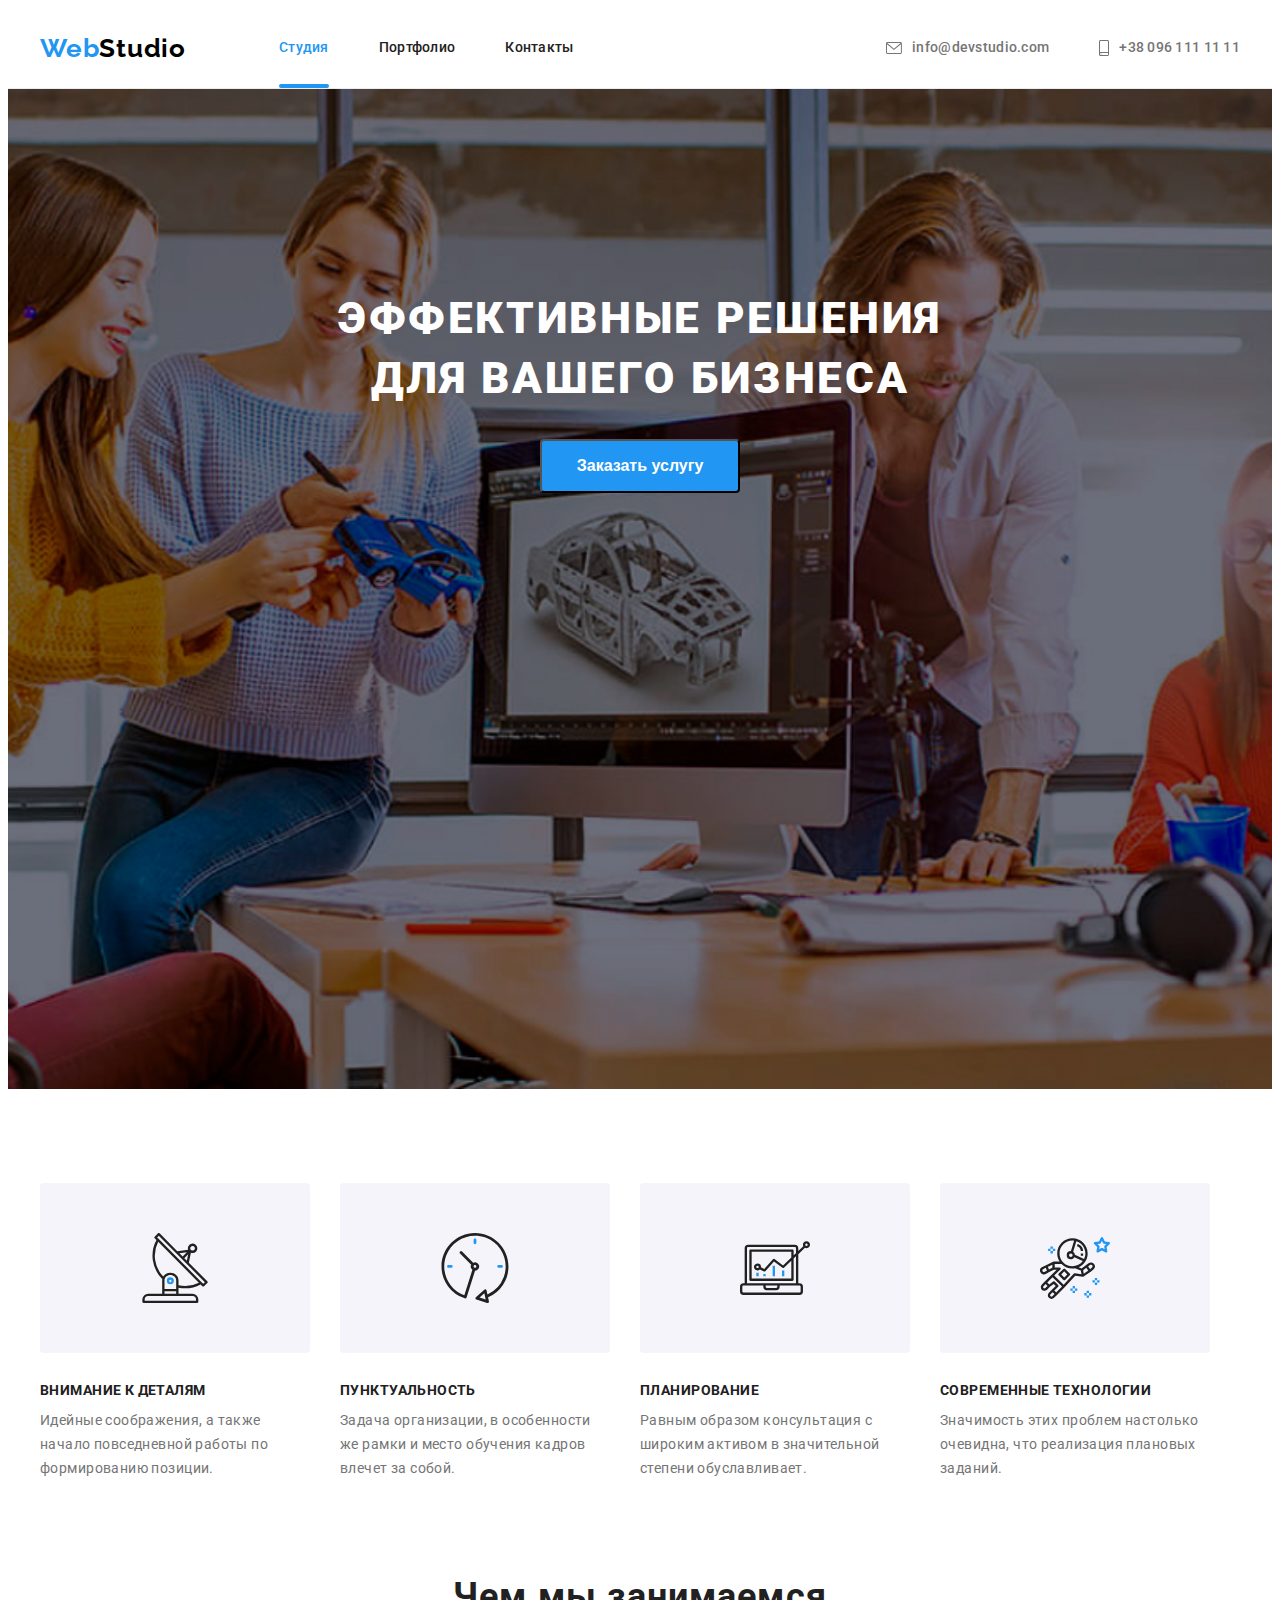
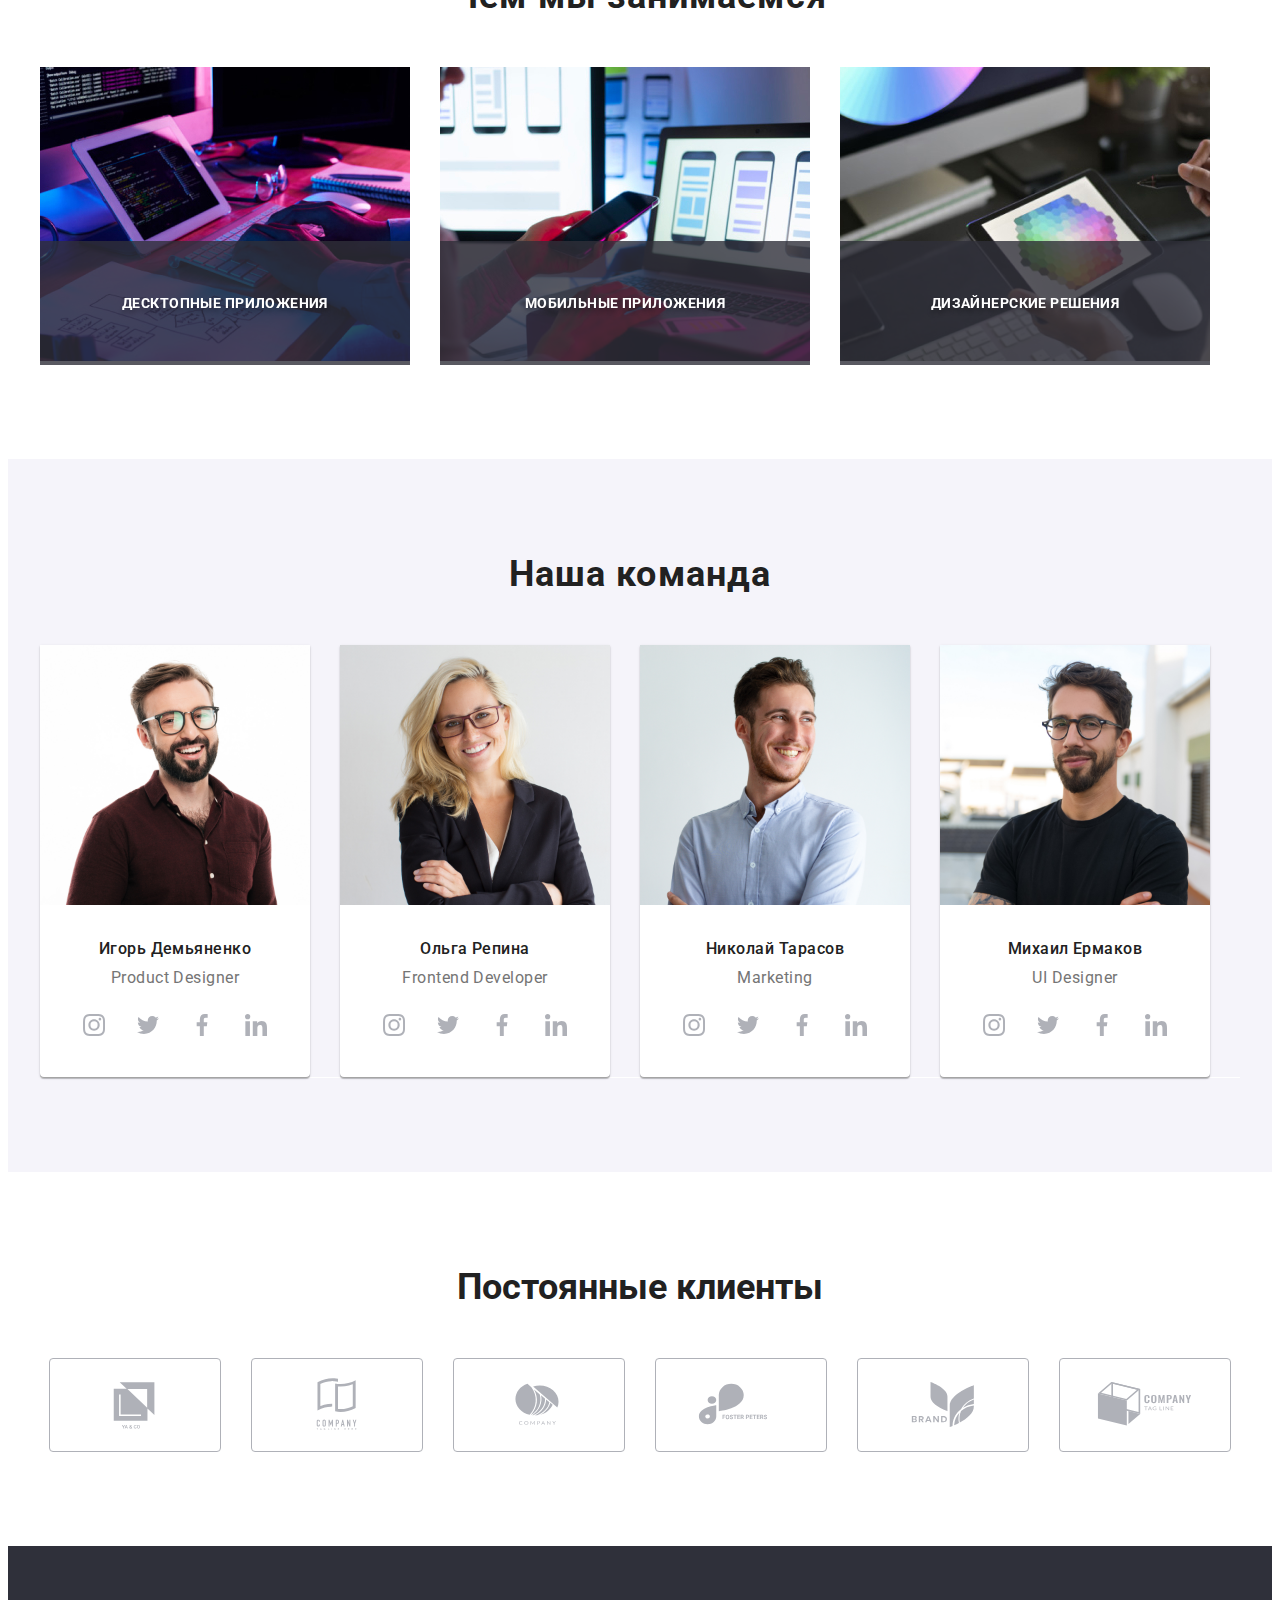
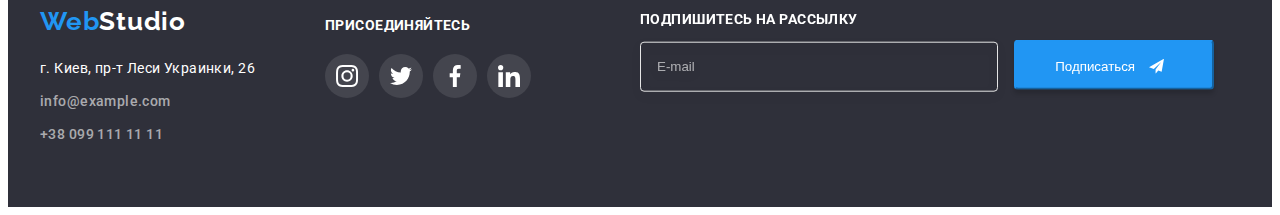
<file: index.html>
<!DOCTYPE html>
<html lang="ru">


<head>
    <meta charset="UTF-8">
    <meta http-equiv="X-UA-Compatible" content="IE=edge">
    <meta name="viewport" content="width=device-width, initial-scale=1.0">
    <title>Document</title>


    <link rel="preconnect" href="https://fonts.googleapis.com">
    <link rel="preconnect" href="https://fonts.gstatic.com" crossorigin>
    <link
        href="https://fonts.googleapis.com/css2?family=Raleway:wght@700&family=Roboto:wght@400;500;700;900&display=swap"
        rel="stylesheet">

    <link rel="stylesheet" href="https://cdnjs.cloudflare.com/ajax/libs/modern-normalize/1.1.0/modern-normalize.min.css"
        integrity="sha512-wpPYUAdjBVSE4KJnH1VR1HeZfpl1ub8YT/NKx4PuQ5NmX2tKuGu6U/JRp5y+Y8XG2tV+wKQpNHVUX03MfMFn9Q=="
        crossorigin="anonymous" referrerpolicy="no-referrer" />

    <link rel="stylesheet" href="./css/styles.css" />
</head>

<body>
    <!-- Шапка профиля-->

    <header class="header">
        <div class="container container-flex">

            <nav class="header-nav">
                <a href="" class="link"><span class="primary-logo">Web</span><span
                        class="secondary-logo">Studio</span></a>
                <ul class="nav-list">
                    <li class="item">
                        <a href="./studio.html" class="link nav-link current">Студия</a></li>
                    <li class="item">
                        <a href="./portfolio.html" class="link">Портфолио</a></li>
                    <li class="item">
                        <a href="" class="link">Контакты</a></li>
                </ul>
            </nav>
        
            <ul class="auto-nav">
                <li class="auto-nav-item">
                    <a class="link auto-link" href="mailto:info@devstudio.com">
                     <svg class="icon-link" width="16px" height="12px">
                    <use href="./images/icons.svg#icon-envelope"></use>
                </svg>
                info@devstudio.com
            </a>
                </li>
                <li class="auto-nav-item">
                    <a class="link auto-link" href="tel:+380961111111">
                    <svg class="icon-link" width="10px" height="16px">
                        <use href="./images/icons.svg#icon-smartphone"></use>
                    </svg>
                +38 096 111 11 11
            </a>
                </li>
            </ul>
        
        </div>
    </header>

    <!-- Главная часть-->
    <main>
        <!--Раздел 1-->

        <section class="hero hero-overlay">

            <div class="container hero-container">

                <h1 class="hero-title">Эффективные решения<br> для вашего бизнеса</h1>
                <button type="button" class="button-hero" data-modal-open>Заказать услугу</button>
            </div>
          <div class="backdrop is-hidden" data-modal>
          <div class="modal">
          
        <button type="button" class="icon-close" data-modal-close></button>


        <form class="modal-field">
        <b class="form-text">Оставьте свои данные, мы вам перезвоним</b>

       
        <label class="form-label">
            <span class="label-text">Имя</span>
        <input class="form-input" type="text" name="name" />
        <svg class="form-icon" width="18" height="18">
            <use href="./images/symbol-defs.svg#icon-person-icon"></use>
        </svg>
        </label>
        
    

        
        <label class="form-label">
            <span class="label-text">Телефон</span>
         <input class="form-input" type="tel" name="phone_number" />
        <svg class="form-icon" width="18" height="18">
            <use href="./images/symbol-defs.svg#icon-phone-icon"></use>
        </svg>
        </label>
            
        
        
        <label class="form-label">
            <span class="label-text">Почта</span>
            <input class="form-input" type="email" name="email" />
        <svg class="form-icon" width="18" height="18">
            <use href="./images/symbol-defs.svg#icon-mail-icon"></use>
        </svg>
        </label>
        

        
        <label class="label-text">Комментарий</label>
         <textarea name="комментарий" rows="5"class="comment">Введите текст
             </textarea>
        <label class="check-text">
        <input class="checkbox" type="checkbox" name="check" value="check"/>
        <span class="check-icon"></span>
        
            <span class="agree-text">Cоглашаюсь с рассылкой и принимаю</span>
            <span class="agree-text bluetext">Условия договора</span>
        </label>

        <button class="agree-button" type="submit">Отправить</button>
    </form>


        </form>
                    </div>
          </div>
                  </section>

        <!--Раздел 2-->

        <section class="about-us section">
            <div class="container">
                <ul class="section about">
                    <li class="section-item-text icon-antenna">
                        <div class="items-list">
                            <h3 class="section-item">Внимание к деталям</h3>
                            <p class="text">Идейные соображения, а также начало повседневной работы по формированию
                                позиции.</p>
                        </div>
                    </li>

                    <li class="section-item-text icon-clock">
                        <div class="items-list">
                            <h3 class="section-item">Пунктуальность</h3>
                            <p class="text">Задача организации, в особенности же рамки и место обучения кадров влечет за
                                собой.
                            </p>
                        </div>
                    </li>
                    <li class="section-item-text icon-diagram">
                        <div class="items-list">
                            <h3 class="section-item">Планирование</h3>
                            <p class="text">Равным образом консультация с широким активом в значительной степени
                                обуславливает.
                            </p>
                        </div>
                    </li>
                    <li class="section-item-text icon-austronavt">
                        <div class="items-list">
                            <h3 class="section-item">Современные технологии</h3>
                            <p class="text">Значимость этих проблем настолько очевидна, что реализация плановых заданий.
                            </p>
                        </div>
                    </li>
                </ul>
            </div>
        </section>

        <!--Раздел 3-->

        <section class="features section">
            <div class="container">
                <h2 class="section-title">Чем мы занимаемся</h2>
                <ul class="jobs-photo">
                    <li class="images-photo"><img src="./images/img.jpg" alt="наброски и схемы" width="370"
                            height="294" />
                        <div class="phone-item"><h3 class="phone-text">Десктопные приложения</h3></div>
                        </li>
                    <li class="images-photo"><img src="./images/img-1.jpg" alt="процесс реализации" width="370"
                            height="294" />
                        <div class="phone-item"><h3 class="phone-text">Мобильные приложения</h3></div>
                        </li>
                    <li class="images-photo"><img src="./images/img-2.jpg" alt="реализация проекта" width="370"
                            height="294" />
                        <div class="phone-item"><h3 class="phone-text">Дизайнерские решения</h3></div>
                        </li>
                </ul>
            </div>
        </section>


        <!--Раздел 4-->

        <section class="section section-team">
            <div class="container">
                <h2 class="section-title">Наша команда</h2>
                <ul class="section-job">
                    <li class="images-items">
                        <img src="./images/img-3.jpg" alt="фото1" width="270" height="260" />
                        <div class="about-descr">
                            <h3 class="section-person">Игорь Демьяненко</h3>
                            <p lang="en" class="text-person">Product Designer</p>
                        <ul class="social-links">
                            <li class="social-item">
                            <a class="social-link-team" href="">
                            <svg class="insta-link" width="22px" height="22px">
                                <use href="./images/icons.svg#icon-instagram"></use>
                            </svg>
                            </a>
                            </li>
                            <li class="social-item">
                            <a class="social-link-team" href="">
                            <svg class="twitter-link" width="22px" height="22px">
                            <use href="./images/icons.svg#icon-twitter"></use>
                            </svg>
                            </a>
                            </li>
                            <li class="social-item">
                            <a class="social-link-team" href="">
                            <svg class="fb-link" width="22px" height="22px">
                            <use href="./images/icons.svg#icon-facebook"></use>
                            </svg>
                            </a>
                            </li>
                            <li class="social-item">
                            <a class="social-link-team" href="">
                            <svg class="in-link" width="22px" height="22px">
                            <use href="./images/icons.svg#icon-linkedin"></use>
                            </svg>
                            </a>
                            </li>
                        </ul>
                        </div>
                    </li>

                    <li class="images-items">
                        <img src="./images/img-4.jpg" alt="фото2" width="270" height="260" />
                        <div class="about-descr">
                            <h3 class="section-person">Ольга Репина</h3>
                            <p lang="en" class="text-person">Frontend Developer</p>
                        <ul class="social-links">
                            <li class="social-item">
                            <a class="social-link-team" href="">
                                <svg class="insta-link" width="22px" height="22px">
                                    <use href="./images/icons.svg#icon-instagram"></use>
                                </svg>
                                </a>
                            </li>
                            <li class="social-item">
                                <a class="social-link-team" href="">
                                <svg class="twitter-link" width="22px" height="22px">
                                    <use href="./images/icons.svg#icon-twitter"></use>
                                </svg>
                                </a>
                            </li>
                            <li class="social-item">
                                <a class="social-link-team" href="">
                                <svg class="fb-link" width="22px" height="22px">
                                    <use href="./images/icons.svg#icon-facebook"></use>
                                </svg>
                                </a>
                            </li>
                            <li class="social-item">
                                <a class="social-link-team" href="">
                                <svg class="in-link" width="22px" height="22px">
                                    <use href="./images/icons.svg#icon-linkedin"></use>
                                </svg>
                                </a>
                            </li>
                        </ul>
                        </div>
                    </li>

                    <li class="images-items">
                        <img src="./images/img-5.jpg" alt="фото3" width="270" height="260" />
                        <div class="about-descr">
                            <h3 class="section-person">Николай Тарасов</h3>
                            <p lang="en" class="text-person">Marketing</p>
                        <ul class="social-links">
                            <li class="social-item">
                                <a class="social-link-team" href="">
                                <svg class="insta-link" width="22px" height="22px">
                                    <use href="./images/icons.svg#icon-instagram"></use>
                                </svg>
                                </a>
                            </li>
                            <li class="social-item">
                                <a class="social-link-team" href="">
                                <svg class="twitter-link" width="22px" height="22px">
                                    <use href="./images/icons.svg#icon-twitter"></use>
                                </svg>
                                </a>
                            </li>
                            <li class="social-item">
                                <a class="social-link-team" href="">
                                <svg class="fb-link" width="22px" height="22px">
                                    <use href="./images/icons.svg#icon-facebook"></use>
                                </svg>
                                </a>
                            </li>
                            <li class="social-item">
                                <a class="social-link-team" href="">
                                    <svg class="in-link" width="22px" height="22px">
                                    <use href="./images/icons.svg#icon-linkedin"></use>
                                </svg>
                                </a>
                            </li>
                        </ul>
                        </div>
                    </li>

                    <li class="images-items">
                        <img src="./images/img-6.jpg" alt="фото4" width="270" height="260" />
                        <div class="about-descr">
                            <h3 class="section-person">Михаил Ермаков</h3>
                            <p lang="en" class="text-person">UI Designer</p>
                        <ul class="social-links">
                            <li class="social-item">
                                <a class="social-link-team" href="">
                                <svg class="insta-link" width="22px" height="22px">
                                    <use href="./images/icons.svg#icon-instagram"></use>
                                </svg>
                                </a>
                            </li>
                            <li class="social-item">
                                <a class="social-link-team" href="">
                                <svg class="twitter-link" width="22px" height="22px">
                                    <use href="./images/icons.svg#icon-twitter"></use>
                                </svg>
                                </a>
                            </li>
                            <li class="social-item">
                                <a class="social-link-team" href="">
                                <svg class="fb-link" width="22px" height="22px">
                                    <use href="./images/icons.svg#icon-facebook"></use>
                                </svg>
                                </a>
                            </li>
                            <li class="social-item">
                                <a class="social-link-team" href="">
                                <svg class="in-link" width="22px" height="22px">
                                    <use href="./images/icons.svg#icon-linkedin"></use>
                                </svg>
                                </a>
                            </li>
                        </ul>
                        </div>
                    </li>
                </ul>
            </div>
        </section>

<!-- Раздел 5 -->

<section class="clients">
    <div class="container regular-clients">
        <h2 class="clients-title">Постоянные клиенты</h2>
        <ul class="clients-photo">
            <li class="clients-logo">
                <a class="link-client" href="">
                <svg class="logo-link" width="106px" height="60px">
                <use href="./images/icons.svg#icon-Logo"></use>
            </svg>
            </a>
        </li>
            <li class="clients-logo">
                <a class="link-client" href="">
                <svg class="logo-link" width="106px" height="60px">
                <use href="./images/icons.svg#icon-Logo-1"></use>
            </svg>
            </a>
        </li>
            <li class="clients-logo">
                <a class="link-client" href="">
                <svg class="logo-link" width="106px" height="60px">
                <use href="./images/icons.svg#icon-Logo-2"></use>
            </svg>
            </a>
        </li>
            <li class="clients-logo">
                <a class="link-client" href="">
                <svg class="logo-link" width="106px" height="60px">
                <use href="./images/icons.svg#icon-Logo-3"></use>
            </svg>
            </a>
        </li>
            <li class="clients-logo">
                <a class="link-client" href="">
                <svg class="logo-link" width="106px" height="60px">
                <use href="./images/icons.svg#icon-Logo-4"></use>
            </svg>
            </a>
        </li>
            <li class="clients-logo">
                <a class="link-client" href="">
                <svg class="logo-link" width="106px" height="60px">
                <use href="./images/icons.svg#icon-Logo-5"></use>
            </svg>
            </a>
        </li>
        </ul>
    </div>
</section>

    </main>
    <!--Подвал-->

    <footer class="footer">
        <div class="container footer-contacts">
        <div class="footer-block">
            <a href="" class="link"><span class="primary-logo">Web</span><span class="third-logo">Studio</span></a>
            <div class="footer-address ">
                <address class="address">г. Киев, пр-т Леси Украинки, 26</address>
                <a href="mailto:info@example.com" class="link  first secondary-link">info@example.com</a>
                <a href="tel:+380991111111" class="link secondary-link">+38 099 111 11 11</a>
            </div>
            </div>
            <div class="social-link-footer footer-block">
                <h2 class="footer-title">Присоединяйтесь</h2>
            <ul class="social-links">
                <li class="social-item">
                    <a class="social-link" href="">
                    <svg class="insta-link" width="22px" height="22px">
                        <use href="./images/icons.svg#icon-instagram"></use>
                    </svg>
                    </a>
                </li>
                <li class="social-item">
                    <a class="social-link" href="">
                    <svg class="twitter-link" width="22px" height="22px">
                        <use href="./images/icons.svg#icon-twitter"></use>
                    </svg>
                    </a>
                </li>
                <li class="social-item">
                    <a class="social-link" href="">
                    <svg class="fb-link" width="22px" height="22px">
                        <use href="./images/icons.svg#icon-facebook"></use>
                    </svg>
                    </a>
                </li>
                <li class="social-item">
                    <a class="social-link" href="">
                    <svg class="in-link" width="22px" height="22px">
                        <use href="./images/icons.svg#icon-linkedin"></use>
                    </svg>
                    </a>
                </li>
            </ul>
            </div>
        </div>

        <form class="form">
            <div class="subscribe-form">
            <div class="alarm">
            <p>Подпишитесь на рассылку</p>
            </div>
            <div class="form-field">
            <label>
                <input class="subscribe-input" type="email" name="email" placeholder="E-mail" />
            </label>
            </div>
            <div class="form-field">
            <button type="submit" class="subscribe-button">
            <span class="subscribe-label">Подписаться</span>
            <span class="subscribe-icon">
            <svg class="send" width="24px" height="24px">
                        <use href="./images/icons.svg#icon-icon-send"></use>
                    </svg>
            </button>
            </div>
            </div>
        </form>
    </footer>
<script src="./js/modal.js"></script>
</body>

</html>
</file>
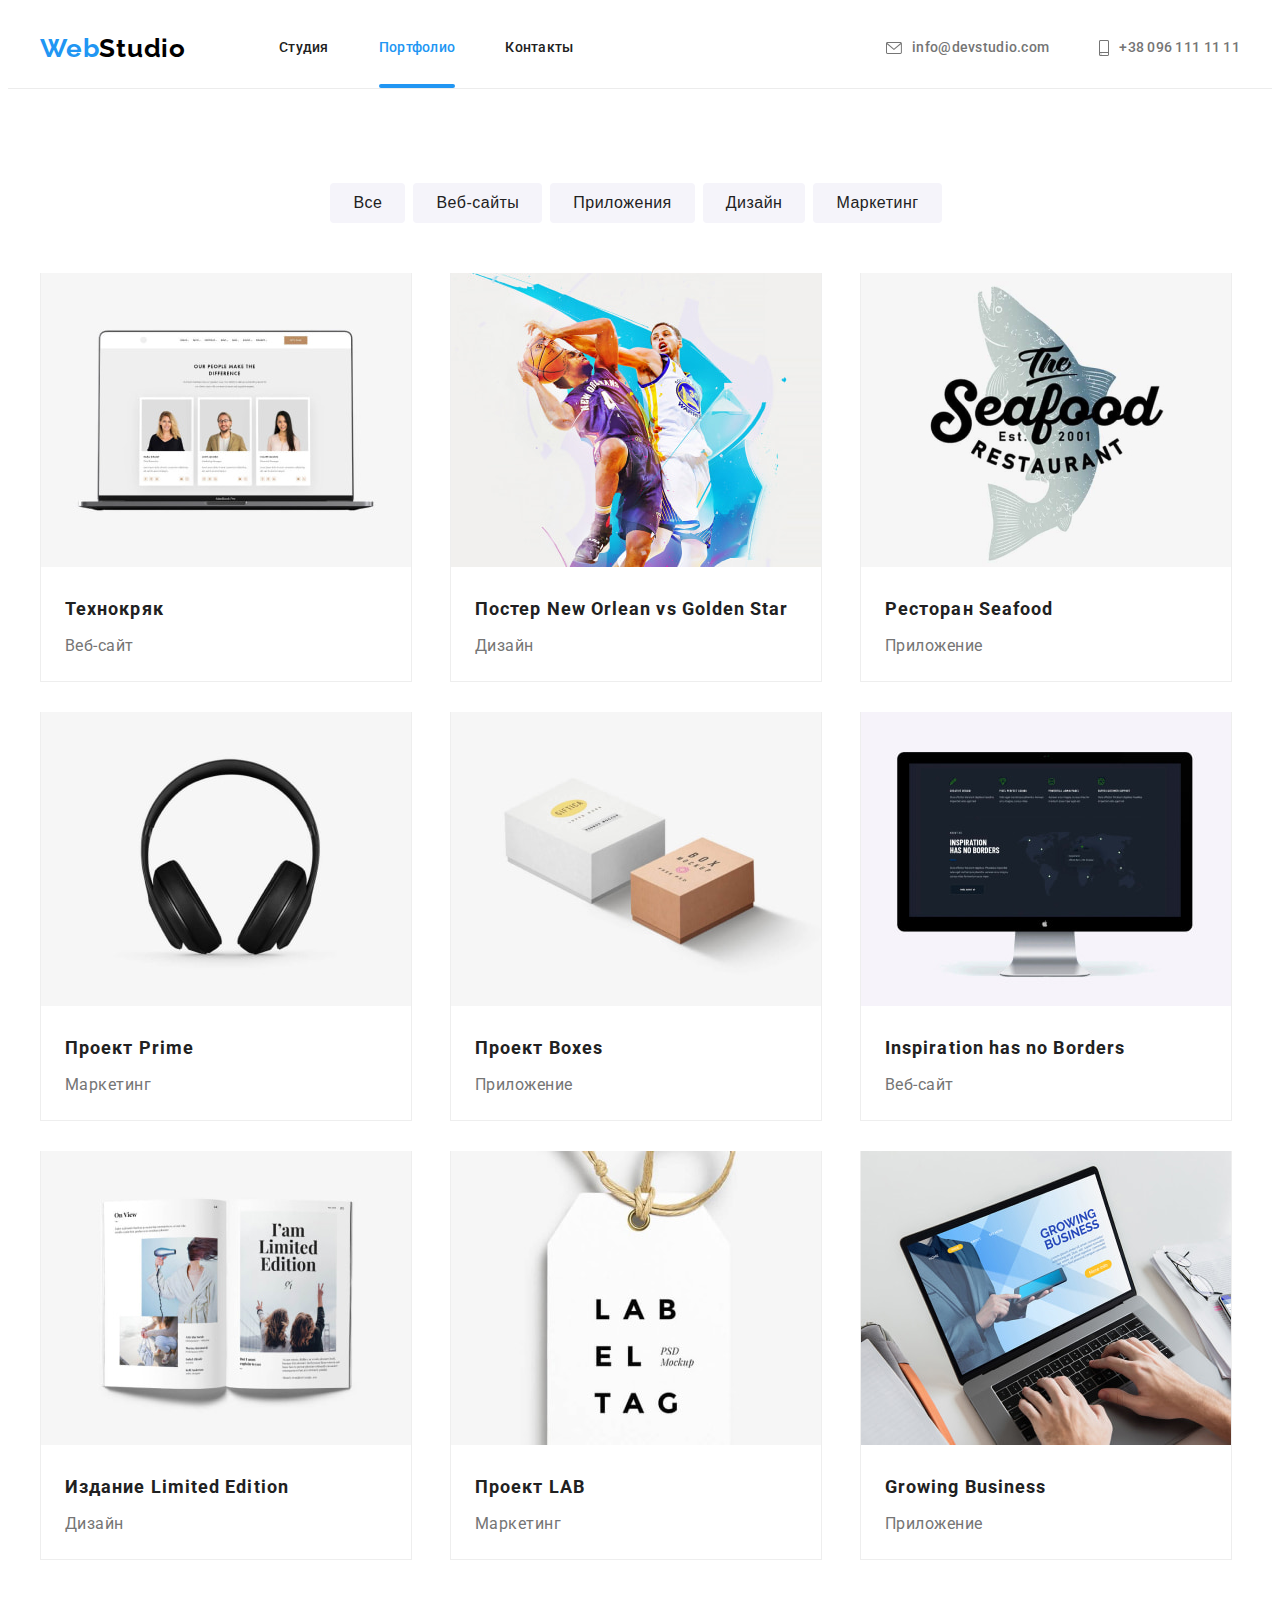
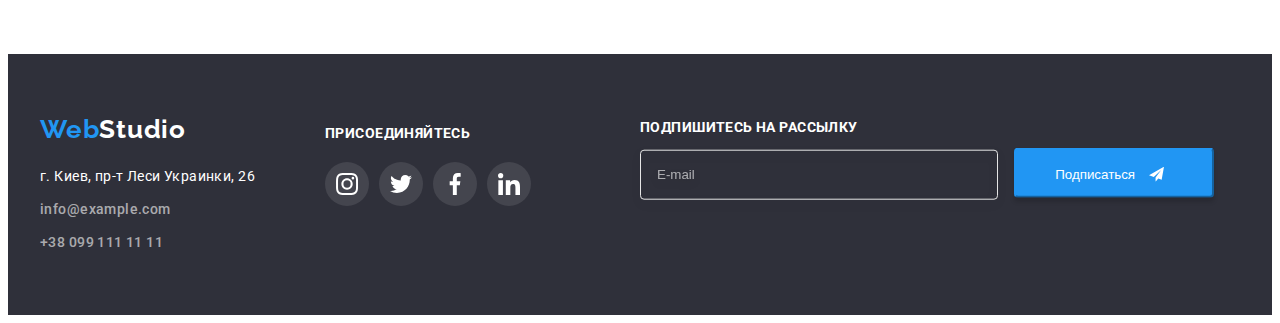
<file: portfolio.html>
<!DOCTYPE html>
<html lang="ru">

<head>
    <meta charset="UTF-8">
    <meta http-equiv="X-UA-Compatible" content="IE=edge">
    <meta name="viewport" content="width=device-width, initial-scale=1.0">
    <title>Document</title>

    <link rel="preconnect" href="https://fonts.googleapis.com">
    <link rel="preconnect" href="https://fonts.gstatic.com" crossorigin>
    <link
        href="https://fonts.googleapis.com/css2?family=Raleway:wght@700&family=Roboto:wght@400;500;700;900&display=swap"
        rel="stylesheet">

    <link rel="stylesheet" href="https://cdnjs.cloudflare.com/ajax/libs/modern-normalize/1.1.0/modern-normalize.min.css"
        integrity="sha512-wpPYUAdjBVSE4KJnH1VR1HeZfpl1ub8YT/NKx4PuQ5NmX2tKuGu6U/JRp5y+Y8XG2tV+wKQpNHVUX03MfMFn9Q=="
        crossorigin="anonymous" referrerpolicy="no-referrer" />
    <link rel="stylesheet" href="./css/styles.css" />
</head>

<body>
    <!-- Шапка профиля-->

    <header class="header">
        <div class="container container-flex">

            <nav class="header-nav">
                <a href="" class="link"><span class="primary-logo">Web</span><span
                        class="secondary-logo">Studio</span></a>
                <ul class="nav-list">
                    <li class="item"><a href="./studio.html" class="link nav-link">Студия</a></li>
                    <li class="item"><a href="./portfolio.html" class="link current">Портфолио</a></li>
                    <li class="item"><a href="" class="link">Контакты</a></li>
                </ul>
            </nav>

            <ul class="auto-nav">
                <li class="auto-nav-item">
                    <a class="link auto-link" href="mailto:info@devstudio.com">
                    <svg class="icon-link" width="16px" height="12px">
                    <use href="./images/icons.svg#icon-envelope"></use>
                </svg>
                info@devstudio.com</a>
                </li>
                <li class="auto-nav-item">
                    <a class="link auto-link" href="tel:+380961111111">
                     <svg class="icon-link" width="10px" height="16px">
                     <use href="./images/icons.svg#icon-smartphone"></use>
                     </svg>
                       +38 096 111 11 11</a>
                </li>
            </ul>
        </div>
    </header>
    <!--Главная часть-->
    <main class="main primary-section">

        <!--Кнопки-->
        <h1 hidden>наши проекты</h1>
        <!-- Раздел 1-->
        <section class="main section">
            <div class="container">
                <ul class="list">
                    <li><button type="button" class="button-project">Все</button></li>
                    <li><button type="button" class="button-project">Веб-сайты</button></li>
                    <li><button type="button" class="button-project">Приложения</button></li>
                    <li><button type="button" class="button-project">Дизайн</button></li>
                    <li><button type="button" class="button-project">Маркетинг</button></li>
                </ul>
            </div>

            <div class="container">
                <ul class="project-set">
                        <li class="work-list">
                        <article class="card">
                            <div class="card-thumb">
                             
                                <img src="./images/img-17.jpg" alt="проекты" width="370" height="294">
                            <div class="card-overlay">
                               <p class="overlay-text">Ресурс предлагает комплексные предложения с разным уровнем функционала и сервисов. Все это позволит посетителю
                                получить исчерпывающие сведения о компании или частном лице
                            </p>
                            </div>
                            </div>
                        
                        
                            <div class="card-content">
                                <h2 class="title-item">Технокряк</h2>
                                <p class="title-text">Веб-сайт</p>
                            </div>
                        </article>
                    </li>
                    
                    <li class="work-list">
                        <article class="card">
                            <div class="card-thumb">
                                <img src="./images/img-18.jpg" alt="проекты" width="370" height="294">
                            <div class="card-overlay">
                                <p class="overlay-text">Ресурс предлагает комплексные предложения с разным уровнем функционала и сервисов. Все это
                                    позволит посетителю
                                    получить исчерпывающие сведения о компании или частном лице
                                </p>
                            </div>
                            </div>

                            <div class="card-content">
                                <h2 class="title-item">Постер New Orlean vs Golden Star</h2>
                                <p class="title-text">Дизайн</p>
                            </div>
                        </article>
                    </li>


                    <li class="work-list">
                        <article class="card">
                            <div class="card-thumb">
                                <img src="./images/img-19.jpg" alt="проекты" width="370" height="294">
                            <div class="card-overlay">
                                <p class="overlay-text">Ресурс предлагает комплексные предложения с разным уровнем функционала и сервисов. Все это
                                    позволит посетителю
                                    получить исчерпывающие сведения о компании или частном лице
                                </p>
                            </div>
                            
                            </div>

                            <div class="card-content">
                                <h2 class="title-item">Ресторан Seafood</h2>
                                <p class="title-text">Приложение</p>
                            </div>
                        </article>
                    </li>


                    <li class="work-list">
                        <article class="card">
                            <div class="card-thumb">
                                <img src="./images/img-20.jpg" alt="проекты" width="370" height="294">
                            <div class="card-overlay">
                                <p class="overlay-text">Ресурс предлагает комплексные предложения с разным уровнем функционала и сервисов. Все это
                                    позволит посетителю
                                    получить исчерпывающие сведения о компании или частном лице
                                </p>
                            </div>
                            </div>
                            <div class="card-content">
                                <h2 class="title-item">Проект Prime</h2>
                                <p class="title-text">Маркетинг</p>
                            </div>
                        </article>
                    </li>


                    <li class="work-list">
                        <article class="card">
                            <div class="card-thumb">
                                <img src="./images/img-21.jpg" alt="проекты" width="370" height="294">
                            <div class="card-overlay">
                                <p class="overlay-text">Ресурс предлагает комплексные предложения с разным уровнем функционала и сервисов. Все это
                                    позволит посетителю
                                    получить исчерпывающие сведения о компании или частном лице
                                </p>
                            </div>
                            </div>
                            <div class="card-content">
                                <h2 class="title-item">Проект Boxes</h2>
                                <p class="title-text">Приложение</p>
                            </div>
                        </article>
                    </li>

                    <li class="work-list">
                        <article class="card">
                            <div class="card-thumb">
                                <img src="./images/img-22.jpg" alt="проекты" width="370" height="294">
                            <div class="card-overlay">
                                <p class="overlay-text">Ресурс предлагает комплексные предложения с разным уровнем функционала и сервисов. Все это
                                    позволит посетителю
                                    получить исчерпывающие сведения о компании или частном лице
                                </p>
                            </div>
                            </div>
                            <div class="card-content">
                                <h2 class="title-item">Inspiration has no Borders</h2>
                                <p class="title-text">Веб-сайт</p>

                            </div>
                        </article>
                    </li>

                    <li class="work-list">
                        <article class="card">
                            <div class="card-thumb">
                                <img src="./images/img-23.jpg" alt="проекты" width="370" height="294">
                            <div class="card-overlay">
                                <p class="overlay-text">Ресурс предлагает комплексные предложения с разным уровнем функционала и сервисов. Все это
                                    позволит посетителю
                                    получить исчерпывающие сведения о компании или частном лице
                                </p>
                            </div>
                            </div>
                            <div class="card-content">
                                <h2 class="title-item">Издание Limited Edition</h2>
                                <p class="title-text">Дизайн</p>

                            </div>
                        </article>
                    </li>

                    <li class="work-list">
                        <article class="card">
                            <div class="card-thumb">
                                <img src="./images/img-24.jpg" alt="проекты" width="370" height="294">
                            <div class="card-overlay">
                                <p class="overlay-text">Ресурс предлагает комплексные предложения с разным уровнем функционала и сервисов. Все это
                                    позволит посетителю
                                    получить исчерпывающие сведения о компании или частном лице
                                </p>
                            </div>
                            </div>
                            <div class="card-content">
                                <h2 class="title-item">Проект LAB</h2>
                                <p class="title-text">Маркетинг</p>

                            </div>
                        </article>
                    </li>

                    <li class="work-list">
                        <article class="card">
                            <div class="card-thumb">
                                <img src="./images/img-25.jpg" alt="проекты" width="370" height="294">
                            <div class="card-overlay">
                                <p class="overlay-text">Ресурс предлагает комплексные предложения с разным уровнем функционала и сервисов. Все это
                                    позволит посетителю
                                    получить исчерпывающие сведения о компании или частном лице
                                </p>
                            </div>
                            </div>
                            <div class="card-content">
                                <h2 class="title-item">Growing Business</h2>
                                <p class="title-text">Приложение</p>

                            </div>
                        </article>
                    </li>

                </ul>
            </div>
        </section>

    </main>

    <!--Подвал-->
    <footer class="footer">
        <div class="container footer-contacts">
            <div class="footer-block">
                <a href="" class="link"><span class="primary-logo">Web</span><span class="third-logo">Studio</span></a>
                <div class="footer-address ">
                    <address class="address">г. Киев, пр-т Леси Украинки, 26</address>
                    <a href="mailto:info@example.com" class="link  first secondary-link">info@example.com</a>
                    <a href="tel:+380991111111" class="link secondary-link">+38 099 111 11 11</a>
                </div>
            </div>
            <div class="social-link-footer footer-block">
                <h2 class="footer-title">Присоединяйтесь</h2>
                <ul class="social-links">
                    <li class="social-item">
                        <a class="social-link" href="">
                            <svg class="insta-link" width="22px" height="22px">
                                <use href="./images/icons.svg#icon-instagram"></use>
                            </svg>
                        </a>
                    </li>
                    <li class="social-item">
                        <a class="social-link" href="">
                            <svg class="twitter-link" width="22px" height="22px">
                                <use href="./images/icons.svg#icon-twitter"></use>
                            </svg>
                        </a>
                    </li>
                    <li class="social-item">
                        <a class="social-link" href="">
                            <svg class="fb-link" width="22px" height="22px">
                                <use href="./images/icons.svg#icon-facebook"></use>
                            </svg>
                        </a>
                    </li>
                    <li class="social-item">
                        <a class="social-link" href="">
                            <svg class="in-link" width="22px" height="22px">
                                <use href="./images/icons.svg#icon-linkedin"></use>
                            </svg>
                        </a>
                    </li>
                </ul>
            </div>
        </div>
        <form class="form">
            <div class="subscribe-form">
                <div class="alarm">
                    <p>Подпишитесь на рассылку</p>
                </div>
                <div class="form-field">
                    <label>
                        <input class="subscribe-input" type="email" name="email" placeholder="E-mail" />
                    </label>
                </div>
                <div class="form-field">
                    <button type="submit" class="subscribe-button">
                        <span class="subscribe-label">Подписаться</span>
                        <span class="subscribe-icon">
                            <svg class="send" width="24px" height="24px">
                                <use href="./images/icons.svg#icon-icon-send"></use>
                            </svg>
                    </button>
                </div>
            </div>
        </form>
    </footer>

</body>

</html>
</file>
<file: css/styles.css>
/* background: #757575; */

/* background: #212121;  */

/*  #000000 */

/* background: #FFFFFF;  */

/*   #F5F4FA  */

/* background: #FFFFFF99; */

:root {
  --primary-text-color: #757575;
  --title-text-color: #212121;
  --accent-color: #2196f3;
  --title: #ffffff;

  --main-font: Roboto, sans-serif;
  --secondary-font: Raleway, sans-serif;
  --sub-background-color: #f5f4fa;
}

body {
  color: var(--primary-text-color);
  font-family: Roboto, sans-serif;
  cursor: pointer;
  list-style: none;
}

.container {
  width: 1200px;
  padding-left: 15px;
  padding-right: 15px;
  margin-left: auto;
  margin-right: auto;
  
}

.header {
  border-bottom: 1px solid #ececec;
  background-color: var(--title);
}
.container-flex {
  display: flex;
}

h1,
h2,
h3,
h4,
h5,
h6,
p {
  margin-top: 0px;
  margin-bottom: 0px;
}

.list {
  display: flex;
  justify-content: center;
  padding-left: 0;
  margin-top: 0;
  margin-bottom: 50px;
  list-style: none;
}

.primary-logo {
  color: var(--accent-color);
  font-family: var(--secondary-font);
  font-size: 26px;
  font-weight: 700;
  line-height: 1.19;
  letter-spacing: 0.03em;
}

.secondary-logo {
  color: #000000;
  font-family: var(--secondary-font);
  font-size: 26px;
  font-weight: 700;
  line-height: 1.19;
  letter-spacing: 0.03em;
}

.third-logo {
  color: var(--title);
  font-family: var(--secondary-font);
  font-size: 26px;
  font-weight: 700;
  line-height: 1.19;
  letter-spacing: 0.03em;
}
.nav .link {
  color: var(--title-text-color);
  font-weight: 500;
  font-size: 14px;
  letter-spacing: 0.02em;
  line-height: 1.14;
}

.nav-list {
  display: flex;
  margin-bottom: 0;
}

.nav-list .item {
  margin-right: 50px;
}

.auto-link:nth-child(1) {
  padding-left: 0;
}
.nav-list .item:last-child {
  margin-right: opx;
}
.nav-list .link {
  display: block;
  padding-top: 32px;
  padding-bottom: 32px;
}
.nav-list .link:hover,
.nav-list .link:focus {
  color: var(--accent-color);
}

.link {
  display: flex;
  color: var(--title-text-color);
}

.link + .link {
  margin-left: auto;
}

.container-flex,
.header-nav,
.nav-list,
.auto-link {
  display: flex;
  align-items: center;
}

.auto-nav {
  display: flex;
  margin-bottom: 0;
  margin-left: auto;
}
.nav-link:nth-child(1) {
  margin-left: 93px;
}
.auto-nav-item .auto-link {
  margin-left: 50px;
}

.auto-nav-item:last-child {
  padding-right: 0;
}

.auto-nav-item {
  display: block;
  justify-content: flex-end;
}

.link {
  margin-bottom: 0px;
  font-weight: 500;
  font-size: 14px;
  letter-spacing: 0.02em;
  line-height: 1.14;
}

.link-current:hover,
.link-current:focus {
  color: var(--accent-color);
}
.link-current .link {
  font-size: 14px;
  font-weight: 500;
  line-height: 1.14;
  letter-spacing: 0.02em;
}
.auto-nav-item {
  margin-left: 0;
  margin-right: 0;
}

.current {
  position: relative;
  color: var(--accent-color);
}

.current::after {
  content: ' ';
  position: absolute;
  display: block;
  width: 100%;
  height: 4px;
  background: var(--accent-color);
  border-radius: 2px;
  bottom: 0;
}
.link.current {
  color: var(--accent-color);
}
/* Hero */

.hero-overlay {
  max-width: 1600px;
  height: 600px;
  margin-left: auto;
  margin-right: auto;

  background-color: palegoldenrod;
  background-image: linear-gradient(to right, rgba(0, 0, 0, 0.2), rgba(0, 0, 0, 0.2)),
    url('../images/hero.jpg');
  background-position: center;
  background-size: cover;
  background-repeat: no-repeat;
}
.about-us section {
  padding-bottom: 108px;
  background-color: #e5e5e5;
}
.about-us {
  padding-top: 94px;
  padding-bottom: 94px;
}

.button {
  font-family: inherit;
}
.hero-container {
  align-items: center;
}
.hero {
  padding-top: 200px;
  padding-bottom: 200px;

  /*text-align: center;*/
  background-color: #2f303a;
}

.hero-title {
  margin-bottom: 30px;
  color: var(--title);
  font-size: 44px;
  font-weight: 900;
  letter-spacing: 0.06em;
  line-height: 1.36;
  text-transform: uppercase;
  text-align: center;
}

.backdrop {
  position: fixed;
  top: 0;
  left: 0;
  width: 100%;
  height: 100%;
  background-color: rgba(0, 0, 0, 0.2);

  opacity: 1;
  transition: opacity 250ms cubic-bezier(0.4, 0, 0.2, 1),
  visibility visible;
}

.backdrop.is-hidden {
  opacity: 0;
  pointer-events: none;
  transition: visibility hidden;
}

.backdrop.is-hidden .modal {
  transform: translate(-50%, -50%) scale(1.1);
  opacity: 0;
}
.modal {
  position: absolute;
  top: 50%;
  left: 50%;
  transform: translate(-50%, -50%) scale(1);
  transition: transform 250ms cubic-bezier(0.4, 0, 0.2, 1);
  opacity: 1;
  padding-bottom: 0;
  min-height: 581px;
  min-width: 528px;

  background: #ffffff;
  box-shadow: 0px 1px 3px rgba(0, 0, 0, 0.12), 0px 1px 1px rgba(0, 0, 0, 0.14),
    0px 2px 1px rgba(0, 0, 0, 0.2);
  border-radius: 4px; 
}


.icon-close {
  position: absolute;
  top: 0;
  right: 0;
  display: flex;
  width: 30px;
  height: 30px;
  align-items: center;
  justify-content: center;
  fill: #000000;
  background-color: #ffffff;
  background-image: url(../images/close.svg);
  background-repeat: no-repeat;
  background-position: center;
  background-size: contain;
  top: 8px;
  right: 8px;
  border: 0;
  cursor: finger;
  transition: color 250ms cubic-bezier(0.4, 0, 0.2, 1);
}
.icon-close .button:hover
.icon-close .button:focus {
  fill: var(--accent-color);
  }

.form-text {
  
  width: 100%;
  font-style: normal;
  font-weight: 700;
  font-size: 20px;
  line-height: 1.15;
  text-align: center;
  letter-spacing: 0.03em;
  
  color: #212121;
}
.checkbox {
  -moz-appearance: none;
  -webkit-appearance: none;
  appearance: none;
  position: absolute;
  }
.check-text {
  display: inline-block;
  padding-left: 12px;
}
.check-icon {
  display: inline-block;
  width: 16px;
  height: 15px;
  background-color: #ffffff;
  border: 2px solid rgba(0, 0, 0, 1);
  transition: color 250ms cubic-bezier(0.4, 0, 0.2, 1);
}

.checkbox:checked + .check-icon {
  background-color: var(--accent-color);
  background-image: url(../images/check-icon.svg);
  background-origin: content-box;
  background-size: contain;
  background-position: center;
  border: 0.2px solid #FFFFFF;
}
.agree-text {
  font-family: 'Roboto';
  font-style: normal;
  font-weight: 400;
  font-size: 14px;
  line-height: 1.71;
  letter-spacing: 0.03em;
}

agree-text::before {
  content: "";
  display: flex;
  border: 0.2px solid #FFFFFF;
  border-color: rgba(33, 33, 33, 1);
  width: 16px;
  height: 15px;
  }
.bluetext {
  color: var(--accent-color);
  text-decoration: underline;
}
.modal-field {
  
  width: 448px;
  margin-left: auto;
  margin-right: auto;
  padding-top: 40px;
  /*padding-bottom: 40px;*/
  
}
.name-modal {
  margin-top: 12px;
}
.form-modal {
  position: relative;
  display: flex;
  flex-direction: column;
  margin-bottom: 4px;
  border: 1px solid rgba(33, 33, 33, 0.2);
}
.form-modal label {
  margin-bottom: 4px;
}
.form-modal input {
  position: absolute;
  bottom: 0;
  left: 0;
  background-color: transparent;
  width: 448px;
  height: 40px;
 padding-left: 12px;
 margin: 0;
 padding: 0;
 border: 1px solid rgba(33, 33, 33, 0.2);
 box-sizing: border-box;
 border-radius: 4px;
}


  .label-text {
  
  font-weight: 400;
  font-size: 12px;
  line-height: 1.17;
  letter-spacing: 0.01em;
  
  color: #757575;
  }
textarea {
  resize: none;
}

  
.comment {

  min-width: 448px;
  min-height: 120px;
  padding: 12px 16px;
  /*border: 1px solid rgba(33, 33, 33, 0.2);*/
  border-radius: 4px;
  color: rgba(117, 117, 117, 0.5);
  outline: none;
}

.form-input {
  width: 100%;
  height: 40px;
  border: 1px solid rgba(33, 33, 33, 0.2);
  outline: none;
  box-sizing: border-box;
  border-radius: 4px;
  cursor: pointer;
  padding-left: 42px;
  transition: color 250ms cubic-bezier(0.4, 0, 0.2, 1);
}


.form-input:hover +.form-icon,
.form-input:focus +.form-icon {
  fill: var(--accent-color);
}

.form-input:hover,
.form-input:focus {
  border-color: var(--accent-color);
  }


.form-icon {
  transform: translateY(-30px);
  display: flex;
  margin-left: 12px;
  align-items: center;
  justify-content: center;
  
  fill: rgba(33, 33, 33, 1);
 
}
.agree-button {
  width: 200px;
  height: 50px;
  margin-top: 30px;
  margin-left: 117px;
  
  color: var(--title);
  background-color: var(--accent-color);
  box-shadow: 0px 4px 4px rgba(0, 0, 0, 0.15);
  border-radius: 4px;
  border-color: var(--accent-color);
  cursor: pointer;
}

/*  Section  */

.phone-text {
  display: flex;
  padding-top: 27px;
  padding-bottom: 27px;
  align-items: center;
  background: rgba(47, 48, 58, 0.8);
  width: 370px;
  height: 70px;
  justify-content: center;
  color: var(--title);
  font-family: var(--main-font);
  font-size: 14px;
  font-weight: 700;
  letter-spacing: 0.03em;
  line-height: 0.88;
  text-transform: uppercase;
  
  text-shadow: 0px 4px 4px rgba(0, 0, 0, 0.25);
}

ul {
  display: flex;
  margin-top: 0;
  margin-bottom: 0;
  padding: 0;
  list-style: none;
}
.section-team {
  display: block;
  flex-direction: row;
  margin-top: 0px;
  margin-bottom: 0px;
  margin-left: 0;
  padding-top: 94px;
  padding-bottom: 94px;
  background-color: var(--sub-background-color);
}
.section-job {
  padding-left: 0;
  margin-left: 0;
  display: flex;
}

.section-item {
  margin-bottom: 10px;
  color: var(--title-text-color);
  font-size: 14px;
  font-weight: 700;
  letter-spacing: 0.03em;
  line-height: 1.14;
  text-transform: uppercase;
}
.button-project {
  display: flex;
  flex-direction: row;
  border-radius: 4px;
  padding: 6px 22px;
  text-align: center;

  color: var(--title-text-color);
  background-color: var(--sub-background-color);
  font-size: 16px;
  font-weight: 500;
  line-height: 1.6;
  letter-spacing: 0.03em;

  border: 1px solid transparent;

  transition: color 250ms cubic-bezier(0.4, 0, 0.2, 1),
  background-color 250ms cubic-bezier(0.4, 0, 0.2, 1),
  box-shadow 250ms cubic-bezier(0.4, 0, 0.2, 1);
}

.button-project:hover,
.button-project:focus {
  color: var(--title);
  background-color: var(--accent-color);
  box-shadow: 0px 2px 2px 0px #0000001f;

  box-shadow: 0px 1px 2px 0px #00000014;

  box-shadow: 0px 3px 1px 0px #0000001a;
}
.button-hero,
.button-project {
  margin-right: 8px;
  text-align: center;
  cursor: pointer;
}

.title-item {
  margin-bottom: 4px;
  color: var(--title-text-color);
  font-size: 18px;
  font-weight: 700;
  line-height: 2;
  letter-spacing: 0.06em;
}
.title-text {
  color: var(--primary-text-color);
  font-size: 16px;
  line-height: 1.88;
  letter-spacing: 0.03em;
}

.features {
  padding-bottom: 94px;
}
/* Button  */

.button-hero:hover {
  color: var(--title);
  background-color: #188ce8;
  font-size: 16px;
  font-weight: 700;
  line-height: 1.88;
  letter-spacing: 0.06em;
}
.button-hero {
  display: block;
  margin-left: auto;
  margin-right: auto;
  padding: 10px 32px;
  border-radius: 4px;
  min-width: 200px;
  color: var(--title);
  background-color: var(--accent-color);
  font-size: 16px;
  font-weight: 700;
  line-height: 1.88;

  transition: color 250ms cubic-bezier(0.4, 0, 0.2, 1),
  background-color 250ms cubic-bezier(0.4, 0, 0.2, 1);
  }
.list-button > button:hover {
  color: var(--title);
}

.text {
  font-size: 14px;
  line-height: 1.71;
  letter-spacing: 0.03em;
  color: var(--primary-text-color);
}
.section-title {
  text-align: center;
  margin-bottom: 50px;
  color: var(--title-text-color);
  font-weight: 700;
  font-size: 36px;
  line-height: 1.17;
  letter-spacing: 0.03em;
}

.about {
  display: flex;
}
.items-list {
  display: flex;
  flex-basis: calc((100% - 30px) / 4);
  flex-direction: column;
}

.jobs-photo {
  display: flex;
  flex-basis: calc((100% - 30px) / 3);
}
.section-job {
  flex-basis: calc((100% - 30px) / 4);
  border-bottom: 1px solid var(--title);
}

.text-person {
  margin-bottom: 16px;
  font-size: 16px;
  line-height: 1.19;
  letter-spacing: 0.03em;
  text-align: center;
  color: var(--primary-text-color);
}

.about-descr {
  padding-top: 30px;
  padding-bottom: 30px;
}

.text {
  font-size: 14px;
  line-height: 1.71;
  letter-spacing: 0.03em;
  text-align: left;
  color: var(--primary-text-color);
}

.images-photo {
  display: block;
  margin-right: 30px;
  position: relative;
}
.phone-text {
  position: absolute;
  bottom: 0;
  }

.jobs-photo {
  padding-left: 0;
  margin-left: 0;
  border-bottom: 0;
}

.section-item-text::before {
  display: block;
  content: '';
  width: 270px;
  height: 120px;
  background-color: var(--sub-background-color);
  background-repeat: no-repeat;
  background-position: center;
  background-size: 70px 70px;
  margin-bottom: 30px;
  padding-top: 25px;
  padding-bottom: 25px;
  border-radius: 4px;
}

.icon-antenna::before {
  background-image: url(../images/antenna\ 1.svg);
}
.icon-clock::before {
  background-image: url(../images/clock\ 1.svg);
}
.icon-diagram::before {
  background-image: url(../images/diagram\ 1.svg);
}
.icon-austronavt::before {
  background-image: url(../images/astronaut\ 1.svg);
}
.section-item-text {
  width: 270px;
  margin-right: 30px;
  padding-left: 0;
}
.section-item-text:last-child {
  margin-right: 0;
}

.images-photo:last-child {
  margin-right: 0;
}

.images-items {
  margin-right: 30px;
  border-radius: 0px 0px 4px 4px;
  background-color: var(--title);
  box-shadow: 0px 1px 3px rgba(0, 0, 0, 0.12), 0px 1px 1px rgba(0, 0, 0, 0.14),
    0px 2px 1px rgba(0, 0, 0, 0.2);
}

.images-items:last-child {
  margin-right: 0;
}

.section-person {
  margin-bottom: 10px;
  text-align: center;
  color: var(--title-text-color);
  font-weight: 500;
  font-size: 16px;
  line-height: 1.19;
  letter-spacing: 0.03em;
}

/* карточки */

.project-set {
  padding: 0;
  padding-bottom: 94px;
  margin-top: 0;
  margin-bottom: -30px;
  margin-right: -30px;
  display: flex;
  flex-wrap: wrap;
}

.project-set > .work-list {
  flex-basis: calc(100% / 3 - 30px);
  margin-right: 30px;
}

.img {
  display: block;
  max-width: 100%;
  height: auto;
}

.work-list {
  margin-right: 30px;
  margin-bottom: 30px;
}

.work-list:last-child {
  margin-right: 0;
  margin-bottom: 0;
}
.card-content {
  padding: 20px 24px;
  text-align: left;
}

.title-text {
  margin-top: 4px;
}

.card-thumb {
  position: relative;
  overflow: hidden;
}
.card-thumb:hover {
  opacity: 1;
}
.card-overlay {
  position: absolute;
  top: 0;
  left: 0;
  width: 100%;
  height: 100%;
  background: rgba(33, 150, 243, 0.9);

  transform: translateY(100%);
  transition: transform 250ms cubic-bezier(0.4, 0, 0.2, 1);
  opacity: 1;
}

.card:hover .card-overlay {
  transform: translateY(0);
}

.overlay-text {
  display: flex;
  font-style: normal;
  font-weight: 400;
  font-size: 18px;
  line-height: 1.56;
  letter-spacing: 0.03em;

  align-items: center;
  justify-content: center;
  padding: 63px 24px;

  color: var(--title);
  text-shadow: 0px 4px 4px rgba(0, 0, 0, 0.25);
}
/* Footer */

.address {
  margin-bottom: 9px;
  color: var(--title);
  font-size: 14px;
  font-style: normal;
  line-height: 1.71;
  letter-spacing: 0.03em;
}
.first {
  margin-bottom: 9px;
}
.secondary-link {
  font-size: 14px;
  line-height: 1.71;
  letter-spacing: 0.03em;

  transition: color 250ms cubic-bezier(0.4, 0, 0.2, 1);
}
.secondary-link:hover,
.secondary-link:focus {
  color: var(--accent-color);
}

.footer {
  position: relative;
  background-color: #2f303a;
  padding-top: 60px;
  padding-bottom: 60px;
}

.link {
  text-decoration: none;
  color: #212121;
}
.secondary-link {
  color: #ffffff99;
}

.contact-item {
  margin-bottom: 20px;
}
.section-item {
  color: var(--title-text-color);
}

.footer-address {
  margin-top: 20px;
}

.address-link {
  color: #ffffff99;
}
.primary-section {
  padding-top: 94px;
}

.auto-link {
  color: var(--primary-text-color);

  transition: color 250ms cubic-bezier(0.4, 0, 0.2, 1);
}

.icon-link {
  display: flex;
  min-height: 44px;
  margin-right: 10px;

  fill: var(--primary-text-color);
}

.social-links {
  display: flex;
  justify-content: center;
  align-items: center;
  fill: #afb1b8;
}

.social-item {
  margin-right: 10px;
  border-radius: 50%;

  transition: background-color 250ms cubic-bezier(0.4, 0, 0.2, 1);
  }

.social-item:last-child {
  margin-right: 0;
}
.social-item:hover,
.social-item:focus {
  background-color: var(--accent-color);
  fill: var(--title);
}
.clients {
  padding-top: 94px;
  padding-bottom: 94px;
}
.clients-title {
  text-align: center;
  font-weight: 700;
  font-size: 36px;
  line-height: 1.17;
  color: var(--title-text-color);
  margin-bottom: 50px;
}
.clients-logo {
  display: flex;
  margin-right: 30px;
}

.clients-logo:last-child {
  margin-right: 0;
}

.link-client {
  display: flex;
  width: 170px;
  height: 92px;
  border: 1px solid #afb1b8;
  border-radius: 4px;
  align-items: center;
  justify-content: center;
}

.link-client:hover .logo-link,
.link-client:focus .logo-link {
  fill: var(--accent-color);
}
.link-client:hover,
.link-client:focus {
  border: 1px solid var(--accent-color);
}
.clients-photo {
  display: flex;
  align-items: center;
  justify-content: center;
}
.footer-title {
  color: var(--title);
  padding-top: 12px;
  margin-bottom: 20px;
  font-weight: 400px;
  font-size: 14px;
  line-height: 1.14;
  letter-spacing: 0.03em;
  text-transform: uppercase;
}

.social-link-footer {
  margin-left: 70px;
}

.social-link {
  display: flex;
  width: 44px;
  height: 44px;
  align-items: center;
  justify-content: center;
  fill: var(--title);
  background: rgba(255, 255, 255, 0.1);
  border-radius: 50%;

  transition: background-color 250ms cubic-bezier(0.4, 0, 0.2, 1);
  }

.social-link:hover,
.social-link:focus {
  fill: #ffffff;
  background-color: var(--accent-color);
}
.footer-block {
  display: block;
}
.footer-contacts {
  display: flex;
}

.logo-link {
  align-items: center;
  justify-content: center;
  fill: #afb1b8;
}

.social-link-team {
  fill: #afb1b8;
  display: flex;
  width: 44px;
  height: 44px;
  border-radius: 50%;
  align-items: center;
  justify-content: center;

  transition: 
  background-color 250ms cubic-bezier(0.4, 0, 0.2, 1);
  }
.social-link-team:hover,
.social-link-team:focus {
  fill: var(--title);
  background-color: var(--accent-color);
}
.card {
  width: 370px;
  border: 1px solid #eeeeee;
  border-top: none;

  transition: box-shadow 250ms cubic-bezier(0.4, 0, 0.2, 1);
}
.card:hover {
  box-shadow: 0px 1px 1px rgba(0, 0, 0, 0.12), 0px 4px 4px rgba(0, 0, 0, 0.06),
    1px 4px 6px rgba(0, 0, 0, 0.16);
}

.auto-link:hover,
.auto-link:focus {
  color: var(--accent-color);
}
.auto-link:hover .icon-link,
.auto-link:focus .icon-link {
  fill: var(--accent-color);
}


.form-field {
  display: inline-block;
  flex-direction: row;
  
}

.alarm {

    color: var(--title);
    font-weight: 700;
  font-size: 14px;
  line-height: 1.14;
  letter-spacing: 0.03em;
  text-transform: uppercase;
  margin-bottom: 12px;
}

.subscribe-input {
  outline: none;
  background-color: inherit;
}
.subscribe-button {

  display: inline-block;
  align-items: center;
  justify-content: center;
  
  width: 200px;
  height: 50px;
  margin: 0;
  margin-left: 12px;
  padding-bottom: 10px;
  background-color: var(--accent-color);
  color: var(--title);
  border-color: var(--accent-color);
  box-shadow: 0px 4px 4px rgba(0, 0, 0, 0.15);
  border-radius: 4px;
  cursor: pointer;
}
.subscribe-icon {
   
  margin-left: 10px;
  fill: var(--title);
  background-image: url(../images/iconsend.svg);
  background-repeat: no-repeat;
  background-size: contain;
  cursor: pointer;
}

.subscribe-icon::after {
  content: "";
  background-position: top;
}
.form-field input {
  width: 358px;
  height: 50px;
  
  padding: 15px 16px;
  border: 1px solid rgba(255, 255, 255, 0.3);
  box-sizing: border-box;
  
  filter: drop-shadow(0px 4px 4px rgba(0, 0, 0, 0.15));
  border-radius: 4px;
  border-color: #e5e5e5;
  /*background-color: rgba(255, 255, 255, 0.3);*/
}

.subscribe-form {
  position: absolute;
  top: 50%;
  left: 50%;
  transform: translate(-50%, -50%) scale(1);
  transform: translateY(-90%);
  padding-top: 72px;
  cursor: pointer;
}
.form-field input::placeholder {
  color: rgba(255, 255, 255, 0.6);
}
</file>
